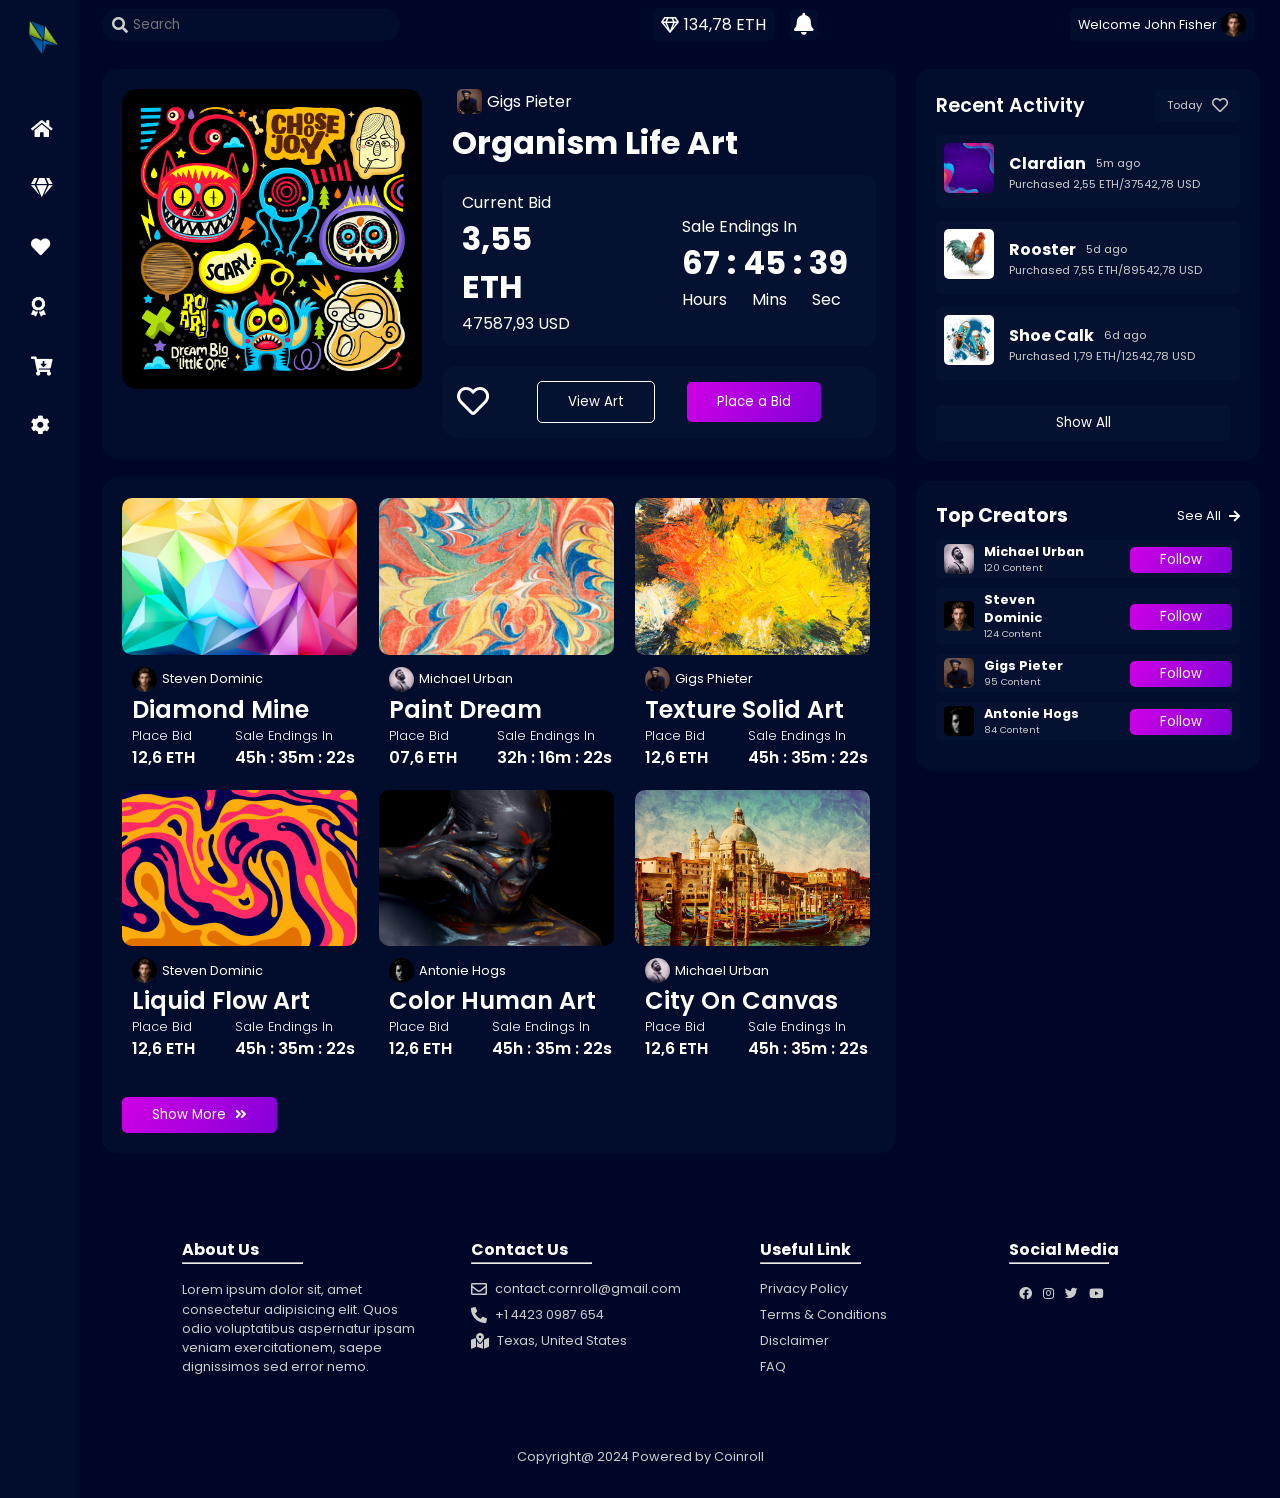
<file: dashboard/index.html>
<!DOCTYPE html>
<html lang="en">

<head>
    <meta charset="UTF-8">
    <meta name="viewport" content="width=device-width, initial-scale=1.0">
    <title>Coinroll Dashboard</title>
    <link href="https://fonts.googleapis.com/css2?family=Poppins:wght@100;200;300;400;500;600&display=swap"
        rel="stylesheet">
    <link rel="stylesheet" href="./style.css">
    <link rel="stylesheet" href="https://use.fontawesome.com/releases/v5.15.4/css/all.css"
        integrity="sha384-DyZ88mC6Up2uqS4h/KRgHuoeGwBcD4Ng9SiP4dIRy0EXTlnuz47vAwmeGwVChigm" crossorigin="anonymous">
</head>

<body>

    <div>
        <!--- Navigation Bar --->
        <nav class="our-nav flex-div">
            <div class="nav-icon">
                <i class="fas fa-bars"></i>
            </div>
            <div class="nav-left flex-div">
                <div class="search-box flex-div">
                    <i class="fas fa-search"></i>
                    <input type="text" placeholder="Search">
                </div>
            </div>
            <div class="nav-middle flex-div">
                <div class="amount-eth flex-div">
                    <i class="far fa-gem"></i>
                    <p>134,78 ETH</p>
                </div>
                <div class="notif flex-div">
                    <i class="fas fa-bell"></i>
                </div>
            </div>
            <div class="nav-right flex-div">
                <div class="profil flex-div">
                    <p>Welcome John Fisher</p>
                    <img src="./asset/profile.jpg" alt="My Profil">
                </div>
            </div>
        </nav>

        <!--- Side Bar --->
        <div class="side-bar">
            <div class="logo">
                <img src="./asset/logo.png" alt="Logo">
            </div>
            <div class="shorcut-links">
                <a href="#"><i class="fas fa-home"></i></a>
                <a href="#"><i class="fas fa-gem"></i></a>
                <a href="#"><i class="fas fa-heart"></i></a>
                <a href="#"><i class="fas fa-award"></i></a>
                <a href="#"><i class="fas fa-cart-arrow-down"></i></a>
                <a href="#"><i class="fas fa-cog"></i></a>
            </div>
        </div>

        <!--- Main Section --->
        <div class="container">

            <!--- Main Container --->
            <div class="large-container">
                <div class="main-container">
                    <div class="nft">
                        <img src="./asset/main-nft.jpg" alt="NFT-1">
                    </div>
                    <div class="nft-text">
                        <div class="creator creator-1 flex-div">
                            <img src="./asset/creator1.jpg">
                            <p>Gigs Pieter</p>
                        </div>
                        <h1 class="title-nft">Organism Life Art</h1>
                        <div class="detail-nft flex-div">
                            <div class="current-bid">
                                <p>Current Bid</p>
                                <h1>3,55 ETH</h1>
                                <p>47587,93 USD</p>
                            </div>
                            <div class="sale-detail">
                                <p>Sale Endings In</p>
                                <h1>67 : 45 : 39</h1>
                                <span>
                                    <p>Hours</p>
                                    <p>Mins</p>
                                    <p>Sec</p>
                                </span>
                            </div>
                        </div>
                        <div class="option-nft flex-div">
                            <a href="#"><i class="far fa-heart"></i></a>
                            <div class="button-1">
                                <button>View Art</button>
                            </div>
                            <div class="button-2">
                                <button>Place a Bid</button>
                            </div>
                        </div>
                    </div>
                </div>
                <div class="list-container">
                    <div class="nft-list">
                        <a href="#"><img src="./asset/nft-1.jpg" class="thumbnail" alt="NFT Trend 1"></a>
                        <div class="nft-list-detail">
                            <div class="creator creator-2 flex-div">
                                <img src="./asset/creator2.jpg">
                                <p>Steven Dominic</p>
                            </div>
                            <h1>Diamond Mine</h1>
                            <div class="more-detail flex-div">
                                <div class="more-detail-price">
                                    <p>Place Bid</p>
                                    <h1>12,6 ETH</h1>
                                </div>
                                <div class="more-detail-hours">
                                    <p>Sale Endings In</p>
                                    <h1>45h : 35m : 22s</h1>
                                </div>
                            </div>
                        </div>
                    </div>
                    <div class="nft-list">
                        <a href="#"><img src="./asset/nft-2.jpg" class="thumbnail" alt="NFT Trend 2"></a>
                        <div class="nft-list-detail">
                            <div class="creator creator-2 flex-div">
                                <img src="./asset/creator3.jpg">
                                <p>Michael Urban</p>
                            </div>
                            <h1>Paint Dream</h1>
                            <div class="more-detail flex-div">
                                <div class="more-detail-price">
                                    <p>Place Bid</p>
                                    <h1>07,6 ETH</h1>
                                </div>
                                <div class="more-detail-hours">
                                    <p>Sale Endings In</p>
                                    <h1>32h : 16m : 22s</h1>
                                </div>
                            </div>
                        </div>
                    </div>
                    <div class="nft-list">
                        <a href="#"><img src="./asset/nft-3.jpg" class="thumbnail" alt="NFT Trend 3"></a>
                        <div class="nft-list-detail">
                            <div class="creator creator-2 flex-div">
                                <img src="./asset/creator1.jpg">
                                <p>Gigs Phieter</p>
                            </div>
                            <h1>Texture Solid Art</h1>
                            <div class="more-detail flex-div">
                                <div class="more-detail-price">
                                    <p>Place Bid</p>
                                    <h1>12,6 ETH</h1>
                                </div>
                                <div class="more-detail-hours">
                                    <p>Sale Endings In</p>
                                    <h1>45h : 35m : 22s</h1>
                                </div>
                            </div>
                        </div>
                    </div>
                    <div class="nft-list">
                        <a href="#"><img src="./asset/nft-4.jpg" class="thumbnail" alt="NFT Trend 4"></a>
                        <div class="nft-list-detail">
                            <div class="creator creator-2 flex-div">
                                <img src="./asset/creator2.jpg">
                                <p>Steven Dominic</p>
                            </div>
                            <h1>Liquid Flow Art</h1>
                            <div class="more-detail flex-div">
                                <div class="more-detail-price">
                                    <p>Place Bid</p>
                                    <h1>12,6 ETH</h1>
                                </div>
                                <div class="more-detail-hours">
                                    <p>Sale Endings In</p>
                                    <h1>45h : 35m : 22s</h1>
                                </div>
                            </div>
                        </div>
                    </div>
                    <div class="nft-list">
                        <a href="#"><img src="./asset/nft-5.jpg" class="thumbnail" alt="NFT Trend 5"></a>
                        <div class="nft-list-detail">
                            <div class="creator creator-2 flex-div">
                                <img src="./asset/creator4.jpg">
                                <p>Antonie Hogs</p>
                            </div>
                            <h1>Color Human Art</h1>
                            <div class="more-detail flex-div">
                                <div class="more-detail-price">
                                    <p>Place Bid</p>
                                    <h1>12,6 ETH</h1>
                                </div>
                                <div class="more-detail-hours">
                                    <p>Sale Endings In</p>
                                    <h1>45h : 35m : 22s</h1>
                                </div>
                            </div>
                        </div>
                    </div>
                    <div class="nft-list">
                        <a href="#"><img src="./asset/nft-6.jpg" class="thumbnail" alt="NFT Trend 6"></a>
                        <div class="nft-list-detail">
                            <div class="creator creator-2 flex-div">
                                <img src="./asset/creator3.jpg">
                                <p>Michael Urban</p>
                            </div>
                            <h1>City On Canvas</h1>
                            <div class="more-detail flex-div">
                                <div class="more-detail-price">
                                    <p>Place Bid</p>
                                    <h1>12,6 ETH</h1>
                                </div>
                                <div class="more-detail-hours">
                                    <p>Sale Endings In</p>
                                    <h1>45h : 35m : 22s</h1>
                                </div>
                            </div>
                        </div>
                    </div>
                    <div class="show-list flex-div">
                        <button>Show More <i class="fas fa-angle-double-right"></i></button>
                    </div>
                </div>
            </div>

            <!--- Side Container --->
            <div class="side-container">
                <div class="activity">
                    <div class="activity-title flex-div">
                        <h1>Recent Activity</h1>
                        <div class="day flex-div">
                            <p>Today</p>
                            <a href="#"><i class="far fa-heart"></i></a>
                        </div>
                    </div>
                    <div class="activity-items">
                        <div class="items flex-div">
                            <a href="#"><img src="./asset/activity-1.jpg" class="activity-thumbnail"
                                    alt="NFT Activity 1"></a>
                            <div class="items-detail">
                                <div class="flex-div">
                                    <h2>Clardian</h2>
                                    <p>5m ago</p>
                                </div>
                                <p>Purchased 2,55 ETH/37542,78 USD</p>
                            </div>
                        </div>
                    </div>
                    <div class="activity-items">
                        <div class="items flex-div">
                            <a href="#"><img src="./asset/activity-2.jpg" class="activity-thumbnail"
                                    alt="NFT Activity 2"></a>
                            <div class="items-detail">
                                <div class="flex-div">
                                    <h2>Rooster</h2>
                                    <p>5d ago</p>
                                </div>
                                <p>Purchased 7,55 ETH/89542,78 USD</p>
                            </div>
                        </div>
                    </div>
                    <div class="activity-items">
                        <div class="items flex-div">
                            <a href="#"><img src="./asset/activity-3.jpg" class="activity-thumbnail"
                                    alt="NFT Activity 3"></a>
                            <div class="items-detail">
                                <div class="flex-div">
                                    <h2>Shoe Calk</h2>
                                    <p>6d ago</p>
                                </div>
                                <p>Purchased 1,79 ETH/12542,78 USD</p>
                            </div>
                        </div>
                    </div>
                    <div class="activity-button flex-div">
                        <button>Show All</button>
                    </div>
                </div>
                <div class="top-creators">
                    <div class="top-title flex-div">
                        <h1>Top Creators</h1>
                        <div class="see-all flex-div">
                            <p>See All</p>
                            <a href="#"><i class="fas fa-arrow-right"></i></a>
                        </div>
                    </div>
                    <div class="top-items">
                        <div class="items-creator flex-div">
                            <div class="items-thumbnail flex-div">
                                <img src="./asset/creator3.jpg" alt="Creator-1">
                                <div>
                                    <h2>Michael Urban</h2>
                                    <P>120 Content</P>
                                </div>
                            </div>
                            <div class="thumbnail-button">
                                <button>Follow</button>
                            </div>
                        </div>
                    </div>
                    <div class="top-items">
                        <div class="items-creator flex-div">
                            <div class="items-thumbnail flex-div">
                                <img src="./asset/creator2.jpg" alt="Creator-1">
                                <div>
                                    <h2>Steven Dominic</h2>
                                    <P>124 Content</P>
                                </div>
                            </div>
                            <div class="thumbnail-button">
                                <button>Follow</button>
                            </div>
                        </div>
                    </div>
                    <div class="top-items">
                        <div class="items-creator flex-div">
                            <div class="items-thumbnail flex-div">
                                <img src="./asset/creator1.jpg" alt="Creator-1">
                                <div>
                                    <h2>Gigs Pieter</h2>
                                    <P>95 Content</P>
                                </div>
                            </div>
                            <div class="thumbnail-button">
                                <button>Follow</button>
                            </div>
                        </div>
                    </div>
                    <div class="top-items">
                        <div class="items-creator flex-div">
                            <div class="items-thumbnail flex-div">
                                <img src="./asset/creator4.jpg" alt="Creator-1">
                                <div>
                                    <h2>Antonie Hogs</h2>
                                    <P>84 Content</P>
                                </div>
                            </div>
                            <div class="thumbnail-button">
                                <button>Follow</button>
                            </div>
                        </div>
                    </div>
                </div>
            </div>

        </div>

        <!--- Footer --->
        <footer class="our-footer">
            <div class="about">
                <h1>About Us</h1>
                <hr>
                <p>Lorem ipsum dolor sit, amet consectetur adipisicing elit. Quos odio voluptatibus aspernatur ipsam
                    veniam exercitationem, saepe dignissimos sed error nemo.
                </p>
            </div>
            <div class="contact-us">
                <h1>Contact Us</h1>
                <hr>
                <ul>
                    <li><i class="far fa-envelope"></i><span><a href="#">contact.cornroll@gmail.com</a></span></li>
                    <li><i class="fas fa-phone-alt"></i><span><a href="#">+1 4423 0987 654</a></span></li>
                    <li><i class="fas fa-map-marked-alt"></i><span>Texas, United States</span></li>
                </ul>
            </div>
            <div class="useful-link">
                <h1>Useful Link</h1>
                <hr>
                <ul>
                    <li><a href="#">Privacy Policy</a></li>
                    <li><a href="#">Terms & Conditions</a></li>
                    <li><a href="#">Disclaimer</a></li>
                    <li><a href="#">FAQ</a></li>
                </ul>
            </div>
            <div class="social-media">
                <h1>Social Media</h1>
                <hr>
                <span>
                    <a href="#"><i class="fab fa-facebook"></i></a>
                    <a href="#"><i class="fab fa-instagram"></i></a>
                    <a href="#"><i class="fab fa-twitter"></i></a>
                    <a href="#"><i class="fab fa-youtube"></i></a>
                </span>
            </div>
        </footer>
        <div class="copyright">
            <p>Copyright@ 2024 Powered by <span>Coinroll</span></p>
        </div>

    </div>

</body>

</html>
</file>
<file: dashboard/style.css>
:root {
    --grad: linear-gradient(120deg, #CF00E5 0%, #8300D8 100%);
    --purp: #CF00E5;
    --blue1: #000628;
    --blue2: #020d2d;
    --blue3: #041130;
}

* {
    font-family: 'Poppins', sans-serif;
    box-sizing: border-box;
    margin: 0;
    padding: 0;
}

a {
    text-decoration: none;
}

.flex-div {
    display: flex;
    align-items: center;
}

/* Navigation Bar */
body {
    background-color: var(--blue1);
}

.our-nav {
    padding: 8px 2% 8px 8%;
    background-color: var(--blue1);
    justify-content: space-between;
    position: sticky;
    top: 0;
    right: 0;
    left: 0;
    z-index: 20;
}

.nav-icon {
    color: #fff;
    cursor: pointer;
    border-radius: 4px;
    padding: 3px 8px;
    display: none;
}

.nav-icon:hover {
    background-color: var(--blue2);
}

.nav-left .search-box {
    padding: 6px 10px;
    border-radius: 25px;
    background: var(--blue2);
}

.nav-left .search-box i {
    font-size: 1rem;
    color: #ccc;
}

.nav-left .search-box input {
    border: 0;
    outline: 0;
    background: transparent;
    padding-left: 5px;
    color: #fff;
}

.nav-middle .amount-eth {
    padding: 4px 8px;
    background: var(--blue2);
    border-radius: 5px;
    color: #fff;
    font-size: 1rem;
}

.nav-middle .amount-eth p {
    padding-left: 5px;
}

.nav-middle .notif {
    padding: 4px;
    background: var(--blue2);
    border-radius: 5px;
    font-size: 1.4rem;
    margin-left: 1rem;
    color: #fff;
    cursor: pointer;
}

.nav-right .profil {
    padding: 4px 8px;
    background: var(--blue2);
    border-radius: 5px;
    color: #fff;
    font-size: 1rem;
}

.nav-right .profil img {
    width: 25px;
    border-radius: 15px;
}

.nav-right .profil p {
    font-size: 0.8rem;
    margin-right: 4px;
}

.nav-right .profil i {
    padding-left: 10px;
    cursor: pointer;
}

/* Side Bar */
.side-bar {
    width: 6%;
    height: 170vh;
    background: var(--blue2);
    padding-left: 2%;
    padding-top: 20px;
    top: 0;
    z-index: 30;
    position: fixed;
}

.logo img {
    width: 35px;
}

.shorcut-links {
    padding-top: 25px;
}

.shorcut-links a {
    margin-top: 1.5rem;
    margin-bottom: 1rem;
    display: flex;
    align-items: center;
    width: fit-content;
    padding: .5rem 5px;
    flex-wrap: wrap;
    color: #fff;
    font-size: 1.2rem;
}

.shorcut-links a:hover, .shorcut-links a:active {
    border-left: 3px solid #CF00E5;
}

/* Main Section */
.container {
    display: flex;
    background: var(--blue1);
}

/* Large Container */
.large-container {
    flex-basis: 70%;
    background: var(--blue1);
    padding-left: 8%;
    padding-top: 20px;
    padding-bottom: 20px;
}

.main-container {
    background: var(--blue2);
    border-radius: 15px;
    display: flex;
    padding-right: 20px;

}

.nft {
    padding: 20px;
}

.nft img {
    width: 300px;
    border-radius: 15px;
}

.creator img {
    width: 25px;
    border-radius: 25px;
}

.creator-1 {
    margin-left: 15px;
}

.creator-1 img {
    border-radius: 5px;
}

.creator p {
    color: white;
    padding-left: 5px;
}

.nft-text {
    padding: 20px 0;
}

.title-nft {
    padding-top: 5px;
    padding-left: 10px;
}

.nft-text h1 {
    color: white;
}

.detail-nft {
    padding: 15px 10px 10px 20px;
    background: var(--blue3);
    margin-top: .5rem;
    border-radius: 10px;
    color: white;
    justify-content: space-between;
}

.sale-detail {
    padding-left: 6rem;
}

.sale-detail span {
    display: flex;
}

.sale-detail span p {
    padding-right: 25px;
}

.option-nft {
    margin-top: 20px;
    padding: 15px;
    background: var(--blue3);
    border-radius: 15px;
}

.option-nft i {
    font-size: 2rem;
    color: white;
    cursor: pointer;
}

.option-nft i:hover {
    color: var(--purp);
}

.option-nft .button-1 {
    padding-left: 3rem;
}

.option-nft .button-1 button {
    padding: 10px 30px;
    border-radius: 5px;
    border: 1px solid #fff;
    color: #fff;
    cursor: pointer;
    background: transparent;
    transition: all ease 0.3s;
}

.option-nft .button-1 button:hover {
    border: 1px solid #8300D8;
    color: #8300D8;
}

.option-nft .button-2 {
    padding-left: 2rem;
}

.option-nft .button-2 button {
    padding: 10px 30px;
    border: none;
    border-radius: 5px;
    cursor: pointer;
    background: var(--grad);
    color: #fff;
    transition: all ease 0.3s;
}

.option-nft .button-2 button:hover {
    background: transparent;
    border: 1px solid #8300D8;
    color: #8300D8;
}

.list-container {
    display: grid;
    grid-template-columns: repeat(auto-fit, minmax(230px, 1fr));
    grid-column-gap: 15px;
    grid-row-gap: 20px;
    margin-top: 20px;
    padding: 20px;
    background: var(--blue2);
    border-radius: 15px;
}

.nft-list .thumbnail {
    width: 235px;
    border-radius: 10px;
}

.creator-2 {
    padding-top: 5px;
}

.creator-2 p {
    font-size: .8rem;
}

.nft-list h1 {
    color: #fff;
    font-size: 1.5rem;
    font-weight: 600;
}

.nft-list-detail {
    padding-left: 10px;
}

.more-detail-price p {
    font-size: .8rem;
    color: #fff;
    font-weight: 300;
}

.more-detail-price h1 {
    font-size: 1rem;
    font-weight: 600;
}

.more-detail-hours {
    padding-left: 2.5rem;
}

.more-detail-hours p {
    color: #fff;
    font-size: .8rem;
    font-weight: 300;
}

.more-detail-hours h1 {
    font-size: 1rem;
    font-weight: 600
}

.show-list {
    margin-top: 1rem;
}

.show-list button {
    padding: 8px 30px;
    text-align: center;
    background: var(--grad);
    border: none;
    border-radius: 5px;
    color: #fff;
    cursor: pointer;
    transition: all ease 0.5s;
}

.show-list button i {
    padding-left: 5px;
}

.show-list button:hover {
    background: none;
    transform: translateX(10px);
}

/* Side Container */
.side-container {
    padding-top: 20px;
    background: var(--blue1);
    padding-left: 20px;
    padding-right: 20px;
    position: sticky;
    flex-basis: 30%;
    z-index: 10;
}

.activity {
    padding: 20px;
    background: var(--blue2);
    border-radius: 15px;
}

.activity h1 {
    color: #fff;
    font-size: 1.2rem;
    font-weight: 600;
}

.day {
    padding: 4px 12px;
    background: var(--blue3);
    border-radius: 5px;
}

.day p {
    color: #ccc;
    font-size: .7rem;
    padding-right: 10px;
}

.day a i {
    color: #ccc;
}

.activity-items {
    padding: 8px;
    background: var(--blue3);
    border-radius: 5px;
    margin-top: 13px;
}

.activity-thumbnail {
    width: 50px;
    border-radius: 5px;
}

.items-detail {
    padding-left: 5px;
}

.items-detail h2 {
    color: #fff;
    font-size: 1rem;
    padding-left: 10px;
}

.activity-title {
    justify-content: space-between;
}

.items-detail p {
    padding-left: 10px;
    font-size: .7rem;
    color: #ccc;
}

.activity-button {
    padding-top: 25px;
}

.activity-button button {
    padding: 8px 120px;
    border-radius: 5px;
    border: none;
    background: var(--blue3);
    color: #fff;
    cursor: pointer;
    transition: all ease 0.5s;
}

.activity-button button:hover {
    background: transparent;
    border: 1px solid #CF00E5;
    color: #CF00E5;
}

.top-items {
    padding: 3px;
    background: var(--blue3);
    border-radius: 5px;
    margin-bottom: 10px;
}

.top-creators {
    margin-top: 20px;
    background: var(--blue2);
    padding: 20px;
    border-radius: 15px;
}

.top-title {
    justify-content: space-between;
    padding-bottom: 10px;
}

.items-creator {
    justify-content: space-between;
}

.top-title h1 {
    color: #fff;
    font-size: 1.2rem;
}

.top-items img {
    width: 30px;
    border-radius: 5px;
}

.see-all p {
    color: #fff;
    font-size: .8rem;
}

.see-all i {
    color: #fff;
    font-size: .8rem;
    padding-left: 8px;
}

.items-thumbnail {
    align-items: center;
    padding: 0 5px;
}

.items-thumbnail p {
    color: #ccc;
    font-size: .6rem;
}

.items-thumbnail h2 {
    font-size: .8rem;
    color: #fff;
}

.items-thumbnail div {
    padding-left: 10px;
}

.thumbnail-button {
    padding-left: 2rem;
    padding-right: 5px;
}

.thumbnail-button button {
    padding: 3px 30px;
    border: none;
    background: var(--grad);
    border-radius: 5px;
    color: #fff;
    cursor: pointer;
    transition: all ease 0.3s;
}

.thumbnail-button button:hover {
    background: transparent;
    color: #CF00E5;
    border: 1px solid #CF00E5;
}

/* Footer */
.our-footer {
    margin-left: 8%;
    margin-top: 2rem;
    padding: 2rem;
    margin-right: 3%;
    display: flex;
}

.our-footer h1 {
    font-size: 1rem;
    color: #fff;
}

.our-footer hr {
    background: #fff;
    width: 50%;
    margin-bottom: 1rem;
}

.our-footer p {
    font-size: .8rem;
    color: #ccc;
    line-height: 1.2rem;
}

.our-footer ul {
    list-style: none;
}

.our-footer ul li {
    display: flex;
    align-items: center;
    margin-bottom: 8px;
}

.our-footer a {
    color: #ccc;
    font-size: .8rem;
}

.our-footer span {
    color: #ccc;
    font-size: .8rem;
}

.our-footer i {
    color: #ccc;
    margin-right: 8px;
}

.our-footer .about {
    flex-basis: 30%;
    margin-left: 3rem;
}

.our-footer .contact-us {
    flex-basis: 30%;
    margin-left: 3rem;
}

.our-footer .useful-link {
    flex-basis: 25%;
    margin-left: 3rem;
}

.our-footer .social-media {
    flex-basis: 25%;
    margin-left: 3rem;
}

.social-media span {
    margin-left: 10px;
}

.copyright {
    text-align: center;
    margin: 2rem 0;
}

.copyright p {
    font-size: .8rem;
    color: #ccc;
}

/* Responsive Web */
@media (max-width:769px) {
    .side-bar {
        max-width: 0px;
        width: 8%;
        padding-left: 5px;
        height: 300vh;
        overflow: hidden;
        visibility: hidden;
    }

    .side-bar.open {
        visibility: visible;
    }

    .nav-icon {
        display: block;
    }

    .container {
        display: block;
        margin-right: 6rem;
    }

    .main-container {
        display: block;
    }

    .large-container {
        flex-basis: 90%;
    }

    .side-container {
        flex-basis: 90%;
        padding-right: 0;
    }

    .our-nav {
        position: sticky;
        margin-right: 5rem;
    }

    .nft-text {
        padding-left: 20px;
    }

    .show-side-bar {
        display: flex;
    }

    .our-footer {
        display: block;
    }

    .our-footer .about, .our-footer .social-media, .our-footer .contact-us, .our-footer .useful-link {
        flex-basis: 100%;
        margin-left: 0;
        margin-top: 2rem;
    }
}

@media (max-width:605px) {
    .nav-left {
        display: none;
    }
}

@media (max-width:376px) {
    .nav-middle .amount-eth p {
        font-size: .8rem;
    }

    .notif i {
        font-size: .8rem;
    }

    .nav-right .profil img {
        width: 20px;
    }

    .nav-right .profil p {
        font-size: .8rem;
    }

    .our-nav {
        margin-right: 1rem;
    }

    .container {
        margin-right: 1rem;
        padding-left: 7px;
    }

    .logo img {
        width: 25px;
    }

    .shorcut-links a {
        font-size: .8rem;
    }

    .side-container {
        margin-left: 15px;
    }

    .current-bid p {
        font-size: .7rem;
    }

    .current-bid h1 {
        font-size: 1.2rem;
    }

    .sale-detail p {
        font-size: .7rem;
    }

    .sale-detail h1 {
        font-size: 1.2rem;
    }

    .sale-detail {
        padding-left: 1rem;
    }

    .option-nft .button-1 button {
        padding: 10px 18px;
    }

    .option-nft .button-2 button {
        padding: 10px 18px;
    }

    .option-nft .button-1 {
        padding-left: 1rem;
    }

    .option-nft .button-2 {
        padding-left: 1rem;
    }

    .activity-button button {
        padding: 8px 118px;
    }

}
</file>
